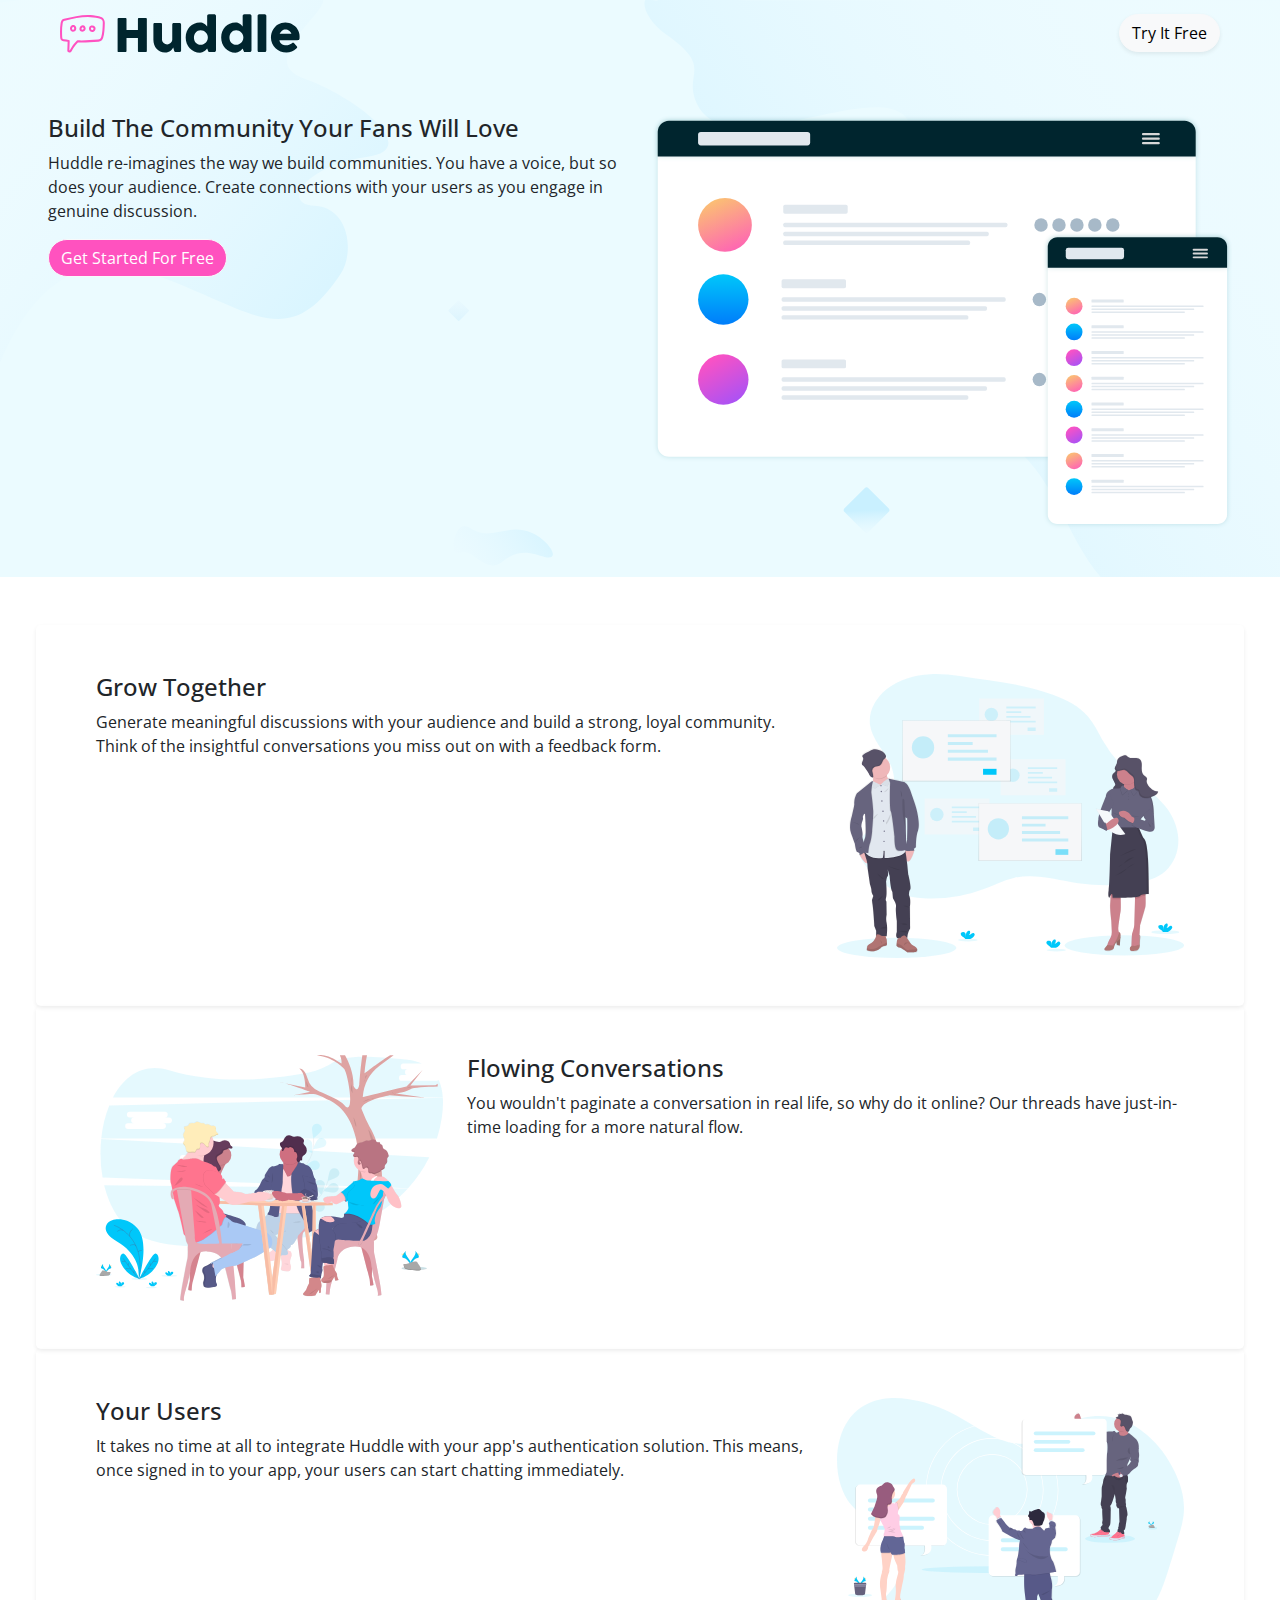
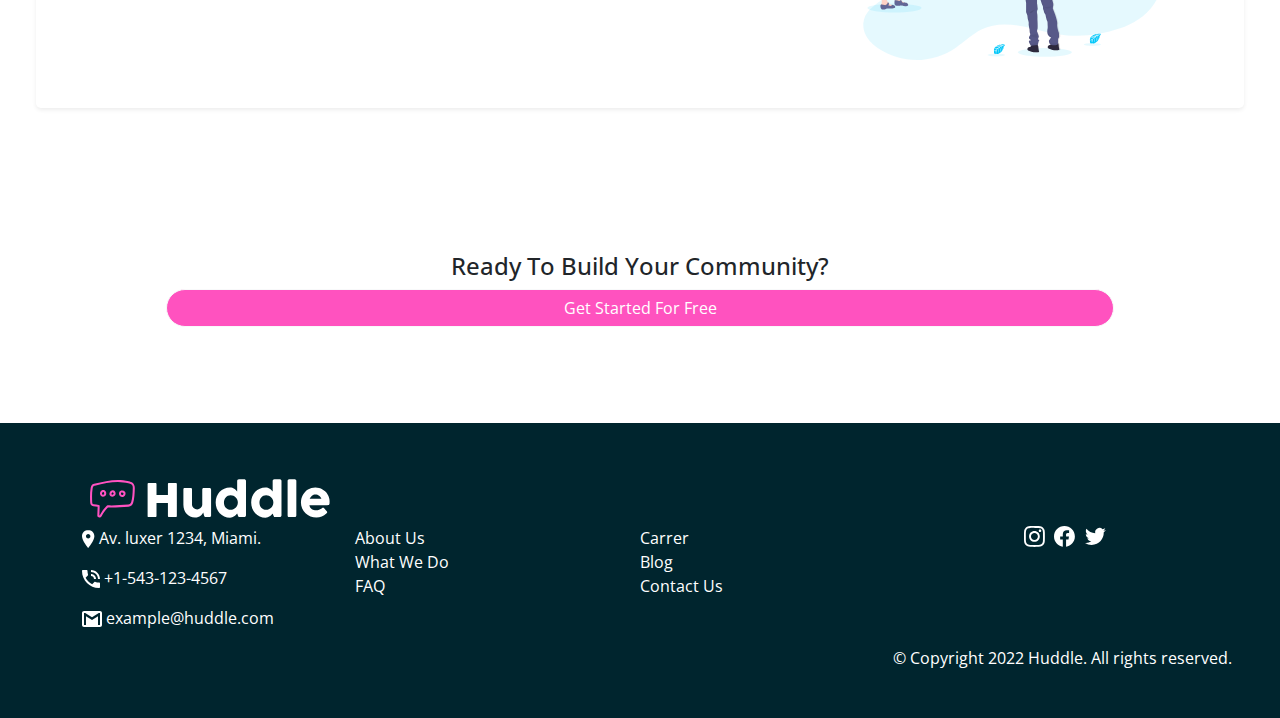
<file: index.html>
<!DOCTYPE html>
<html lang="en">
<head>
  <meta charset="UTF-8">
  <meta name="viewport" content="width=device-width, initial-scale=1.0"> <!-- displays site properly based on user's device -->
  <link rel="icon" type="image/png" sizes="32x32" href="./images/favicon-32x32.png">
  <title>Huddle landing page</title>

  <link rel="preconnect" href="https://fonts.googleapis.com">
  <link rel="preconnect" href="https://fonts.gstatic.com" crossorigin>
  <link href="https://fonts.googleapis.com/css2?family=Poppins:wght@600&display=swap" rel="stylesheet">

  <link rel="preconnect" href="https://fonts.googleapis.com">
  <link rel="preconnect" href="https://fonts.gstatic.com" crossorigin>
  <link href="https://fonts.googleapis.com/css2?family=Open+Sans:wght@400;700&family=Poppins:wght@600&display=swap" rel="stylesheet">

  <link rel="stylesheet" href="reducido.css">
</head>
<body>
  <div style="background-image: url('images/bg-hero-desktop.svg'); background-size: cover; background-color: hsl(193, 100%, 96%);">
  <nav class="navbar navbar-light bg-transparent ps-lg-5 pe-lg-5">
    <div class="container-fluid">
      <a class="navbar-brand" href="#">
        <img src="images/logo1.svg" alt="" class="d-inline-block align-text-top img-fluid">
        <a href="register.html" class="btn btn-light shadow-sm rounded-pill">Try It Free</a>
      </a>
    </div>
  </nav>
  <div class="container-fluid p-lg-5 text-sm-center text-lg-start">
    <div class="row">
      <div class="col-sm-12 col-lg-6">
        <h2>Build The Community Your Fans Will Love</h2>
        <p>Huddle re-imagines the way we build communities. You have a voice, but so does your audience. 
            Create connections with your users as you engage in genuine discussion. 
        </p>
        <a href="register.html" class="btn btn-light rounded-pill" style="background-color: hsl(322, 100%, 66%); color: white;">Get Started For Free</a>
      </div>
      <div class="col-sm-12 col-lg-6">
        <img src="images/illustration-mockups.svg" alt="" class="d-inline-block align-text-top img-fluid">
      </div>
    </div>
  </div>
  </div>
  <div>
    <div class="container-fluid p-lg-5 text-sm-center text-lg-start">
      <div class="row p-5 shadow-sm rounded-3">
        <div class="col-sm-12 col-lg-8 align-middle">
          <h2>Grow Together</h2>
          <p>Generate meaningful discussions with your audience and build a strong, loyal community. 
          Think of the insightful conversations you miss out on with a feedback form.
          </p>  
        </div>
        <div class="col-sm-12 col-lg-4">
          <img src="/images/illustration-grow-together.svg" alt="" class="d-inline-block align-text-top img-fluid">
        </div>
      </div>
      <div class="row p-5 shadow-sm rounded-3">
        <div class="col-sm-12 col-lg-4">
          <img src="/images/illustration-flowing-conversation.svg" alt="" class="d-inline-block align-text-top img-fluid">
        </div>
        <div class="col-sm-12 col-lg-8 align-middle">
          <h2>Flowing Conversations</h2>
          <p>You wouldn't paginate a conversation in real life, so why do it online? Our threads 
            have just-in-time loading for a more natural flow.
          </p>
        </div>
      </div>
      <div class="row p-5 shadow-sm rounded-3">
        <div class="col-sm-12 col-lg-8 align-middle">
          <h2>Your Users</h2>
          <p>It takes no time at all to integrate Huddle with your app's authentication solution. 
            This means, once signed in to your app, your users can start chatting immediately.
          </p>  
        </div>
        <div class="col-sm-12 col-lg-4">
          <img src="/images/illustration-your-users.svg" alt="" class="d-inline-block align-text-top img-fluid" height="150px">
        </div>
      </div>
    </div>
    <div class="container p-lg-5 w-auto text-sm-center text-lg-start">
      <div class="row text-center rounded m-5">
        <h2>Ready To Build Your Community?</h2>
        <a href="register.html" class="btn btn-light rounded-pill" style="background-color: hsl(322, 100%, 66%); color: white;">Get Started For Free</a>
      </div>
    </div>
  </div>

  <footer class="text-white p-lg-5 " style="background-color: hsl(192, 100%, 9%)">
    <div class="container">
      <div class="row" fill="white">
        <div class="col-sm-12 col-lg-3 m-2">
          <svg width="240" height="39" xmlns="http://www.w3.org/2000/svg"><g fill="white"><path d="M27.967.879C20.242.875 12.182 2.615 4.047 4.872c-1.033.208-2.041.884-2.574 1.72C.983 7.38.805 8.171.652 9c-.79 4.428-.694 8.776-.53 13.594.036 1.103.2 2.41.715 3.205.538.803 1.46 1.313 2.561 1.48a95.99 95.99 0 0 0 4.232.525l-.312 8.698c-.048.692.29 1.267.71 1.598.376.286.795.413 1.225.445.86.065 1.869-.303 2.37-1.257 2.195-4.224 3.572-6.089 6.317-8.895 7.158.176 13.407-.222 20.482-.745 2.501-.065 4.218-2.11 4.672-3.743 1.357-4.232 1.568-9.456 1.712-14.737.061-2.093-.665-4.148-1.95-5.234-1.222-.991-2.702-1.35-4.058-1.718C35.031 1.363 31.263.905 27.967.879zm10.29 3.31c1.358.369 2.555.724 3.31 1.337 1.26 1.339 1.218 2.23 1.2 3.675-.142 5.122-.388 10.093-1.544 13.86-.498 1.405-1.366 2.405-3.006 2.556-7.208.533-13.462.945-20.707.739a1.032 1.032 0 0 0-.763.302c-3.044 3.074-4.601 5.21-6.921 9.676-.054.102-.171.164-.315.175-.097-.005-.136-.08-.142-.148l.314-9.432c.019-.509-.401-.995-.907-1.05a95.48 95.48 0 0 1-5.06-.62c-.726-.111-.994-.31-1.193-.606-.346-.825-.338-1.335-.365-2.128-.162-4.775-.242-8.948.491-13.1.068-.614.298-1.242.542-1.767.404-.632 1.023-.725 1.644-.897 7.956-2.197 15.74-3.84 23.068-3.845 3.592.13 7.364.49 10.354 1.273zm-27.479 8.09c-1.096 1.313-.987 3.096-.14 4.29.442.625 1.132 1.128 1.972 1.242 1.091.09 1.783-.352 2.53-.86 1.353-1.176 1.49-3.228.461-4.71-.524-.755-1.362-1.208-2.218-1.24-1.172.012-1.968.535-2.605 1.277zm11.856-1.072c-1.092.035-1.975.791-2.514 1.607-.617.933-.977 2.101-.478 3.246.96 2.203 4.277 2.176 5.6-.063.61-1.032.454-2.205 0-3.056-.452-.85-1.136-1.543-2.131-1.702a2.494 2.494 0 0 0-.477-.032zm9.625.207c-.34-.008-.69.024-1.018.111-1.312.35-2.429 1.704-2.26 3.437.086.872.487 1.722 1.21 2.308.723.585 1.773.847 2.88.62 1.272-.26 2.06-1.285 2.323-2.275.263-.99.197-1.999-.414-2.817a3.47 3.47 0 0 0-2.72-1.384zm-18.965 1.623c.245.002.438.08.637.366.445.642.321 1.615-.128 2.005-.447.39-.726.424-.922.398-.196-.027-.395-.162-.573-.414-.34-.48-.44-1.256.007-1.81.238-.316.675-.513.98-.545zm9.483.223c.038.006.464.253.668.636.204.383.242.739.048 1.066-.577.976-1.804.712-1.99.287-.07-.162-.017-.813.32-1.32.335-.509.757-.7.954-.67zm10.564.748c.062.083.213.64.096 1.082-.118.442-.31.715-.78.811-.602.124-.94 0-1.193-.207-.254-.205-.425-.552-.462-.923-.09-.92.24-1.133.764-1.273.61-.15 1.3.112 1.575.51z" fill="#FF52C1"/><path d="M57.61 4.996c.016-.26.111-.494.287-.701a.875.875 0 0 1 .701-.31h6.826c.23 0 .467.096.712.287a.883.883 0 0 1 .368.724v10.893h11.421V4.996c0-.276.096-.513.287-.712.192-.2.44-.3.747-.3h6.734c.306 0 .574.077.804.23.23.154.345.399.345.736V37.1c0 .337-.1.59-.3.758-.198.169-.459.253-.78.253h-6.803c-.306 0-.555-.084-.747-.253-.191-.168-.287-.42-.287-.758V24.047H66.504V37.1c0 .322-.104.57-.31.747-.207.176-.487.264-.84.264h-6.756c-.643 0-.972-.299-.988-.896V4.996zm62.875 32.725c-.199.168-.41.275-.632.321a3.123 3.123 0 0 1-.631.07h-3.47c-.276 0-.514-.05-.713-.15-.2-.1-.368-.234-.506-.402a2.384 2.384 0 0 1-.344-.575 4.884 4.884 0 0 1-.23-.666l-.712-2.942c-.23.475-.563 1.015-1 1.62a8.495 8.495 0 0 1-1.666 1.7c-.674.53-1.479.974-2.413 1.334-.935.36-2.007.54-3.218.54-1.746 0-3.332-.337-4.757-1.011a10.904 10.904 0 0 1-3.642-2.758c-1.003-1.164-1.781-2.524-2.332-4.08-.552-1.554-.828-3.213-.828-4.974V10.695c0-.582.127-1.022.38-1.321.252-.299.654-.448 1.206-.448h5.308c.66 0 1.111.11 1.356.333.245.222.368.655.368 1.298v14.96c0 .66.15 1.284.448 1.874.299.59.693 1.11 1.184 1.562.49.452 1.045.809 1.666 1.069.62.26 1.252.39 1.896.39.551 0 1.122-.13 1.712-.39a6.361 6.361 0 0 0 1.631-1.046c.498-.436.908-.95 1.23-1.54.322-.59.482-1.214.482-1.872V10.626c0-.26.05-.52.15-.781.1-.26.249-.46.448-.598.199-.122.387-.206.563-.252.176-.046.38-.07.609-.07h5.194c.658 0 1.133.162 1.424.483.291.322.437.751.437 1.287v25.716c0 .29-.065.559-.195.804s-.31.437-.54.574l.137-.068zm26.681-3.172c-.414.414-.87.858-1.367 1.333-.498.475-1.046.92-1.643 1.333a9.3 9.3 0 0 1-1.93 1.023 6.097 6.097 0 0 1-2.23.402c-2.083 0-4.002-.39-5.757-1.172a13.777 13.777 0 0 1-4.527-3.206c-1.264-1.356-2.252-2.953-2.964-4.792-.713-1.838-1.069-3.814-1.069-5.929 0-2.13.356-4.11 1.069-5.94.712-1.83 1.7-3.424 2.964-4.78a13.635 13.635 0 0 1 4.527-3.194c1.755-.774 3.674-1.161 5.757-1.161.843 0 1.613.123 2.31.368a8.51 8.51 0 0 1 1.907.942c.575.383 1.103.816 1.586 1.298.482.483.938.954 1.367 1.414V1.985c0-.49.15-.903.448-1.24.299-.338.747-.506 1.345-.506h5.17c.2 0 .41.042.632.126.222.085.425.203.61.357.183.153.332.337.447.551.115.215.173.452.173.712v34.357c0 1.18-.62 1.77-1.862 1.77h-4.504c-.306 0-.544-.04-.712-.116a1.13 1.13 0 0 1-.426-.333 2.319 2.319 0 0 1-.31-.551 17.13 17.13 0 0 0-.344-.77l-.667-1.793zm-13.214-11.008a8.39 8.39 0 0 0 .471 2.839c.314.88.762 1.643 1.345 2.286a6.384 6.384 0 0 0 2.102 1.528c.82.376 1.728.563 2.724.563.98 0 1.903-.176 2.769-.528a7.058 7.058 0 0 0 2.263-1.46 7.256 7.256 0 0 0 1.552-2.194c.39-.843.609-1.747.655-2.712v-.322a7.26 7.26 0 0 0-.552-2.803 7.427 7.427 0 0 0-1.528-2.344 7.242 7.242 0 0 0-2.298-1.597 6.977 6.977 0 0 0-2.861-.586c-.996 0-1.904.195-2.724.586-.82.39-1.52.923-2.102 1.597a7.236 7.236 0 0 0-1.345 2.344 8.35 8.35 0 0 0-.47 2.803zm48.72 11.008c-.414.414-.87.858-1.368 1.333-.498.475-1.046.92-1.643 1.333a9.3 9.3 0 0 1-1.93 1.023 6.097 6.097 0 0 1-2.23.402c-2.083 0-4.002-.39-5.756-1.172a13.777 13.777 0 0 1-4.528-3.206c-1.263-1.356-2.252-2.953-2.964-4.792-.712-1.838-1.069-3.814-1.069-5.929 0-2.13.357-4.11 1.069-5.94s1.7-3.424 2.964-4.78a13.635 13.635 0 0 1 4.528-3.194c1.754-.774 3.673-1.161 5.756-1.161.843 0 1.613.123 2.31.368a8.51 8.51 0 0 1 1.907.942c.575.383 1.103.816 1.586 1.298.483.483.938.954 1.367 1.414V1.985c0-.49.15-.903.448-1.24.3-.338.747-.506 1.345-.506h5.17c.2 0 .41.042.632.126.223.085.426.203.61.357.183.153.333.337.448.551.114.215.172.452.172.712v34.357c0 1.18-.62 1.77-1.862 1.77h-4.504c-.306 0-.544-.04-.712-.116a1.13 1.13 0 0 1-.425-.333 2.319 2.319 0 0 1-.31-.551 17.13 17.13 0 0 0-.345-.77l-.667-1.793zm-13.215-11.008a8.39 8.39 0 0 0 .471 2.839c.315.88.763 1.643 1.345 2.286a6.384 6.384 0 0 0 2.103 1.528c.82.376 1.727.563 2.723.563.98 0 1.903-.176 2.769-.528a7.058 7.058 0 0 0 2.264-1.46 7.256 7.256 0 0 0 1.55-2.194c.391-.843.61-1.747.656-2.712v-.322a7.26 7.26 0 0 0-.552-2.803 7.427 7.427 0 0 0-1.528-2.344 7.242 7.242 0 0 0-2.298-1.597 6.977 6.977 0 0 0-2.861-.586c-.996 0-1.904.195-2.723.586-.82.39-1.521.923-2.103 1.597a7.236 7.236 0 0 0-1.345 2.344 8.35 8.35 0 0 0-.47 2.803zM197.61 2.008c0-.49.122-.903.367-1.24.246-.338.667-.506 1.264-.506h5.63c.154 0 .315.042.483.126a1.7 1.7 0 0 1 .471.357c.146.153.268.337.368.551.1.215.15.452.15.712v34.334c0 .582-.165 1.022-.495 1.321-.329.299-.754.448-1.275.448h-5.332c-.597 0-1.018-.15-1.264-.448-.245-.299-.367-.74-.367-1.321V2.008zm38.7 32.61a15.31 15.31 0 0 1-4.55 2.907 13.87 13.87 0 0 1-5.355 1.046c-2.1 0-4.083-.383-5.952-1.15a15.494 15.494 0 0 1-4.918-3.182 15.273 15.273 0 0 1-3.355-4.792c-.828-1.838-1.241-3.837-1.241-5.998 0-1.348.164-2.654.494-3.918a15.45 15.45 0 0 1 1.402-3.55 15.055 15.055 0 0 1 2.206-3.045 13.957 13.957 0 0 1 2.907-2.379 14.327 14.327 0 0 1 3.493-1.54 14.084 14.084 0 0 1 3.975-.551c1.272 0 2.505.169 3.7.506 1.195.337 2.318.812 3.367 1.424 1.05.613 2.01 1.349 2.884 2.207a14.896 14.896 0 0 1 2.252 2.815 13.58 13.58 0 0 1 1.46 3.263c.344 1.157.517 2.348.517 3.573 0 .797-.012 1.448-.035 1.954-.023.505-.142.908-.356 1.206-.215.3-.57.506-1.069.62-.498.116-1.23.173-2.194.173h-16.546c.153.98.463 1.8.93 2.46a5.842 5.842 0 0 0 1.62 1.573c.613.391 1.264.67 1.954.84a8.24 8.24 0 0 0 1.953.252c.552 0 1.118-.058 1.7-.172a12.179 12.179 0 0 0 1.69-.46 9.557 9.557 0 0 0 1.493-.667c.452-.252.816-.517 1.092-.792.245-.2.456-.349.632-.449.176-.1.364-.149.563-.149.2 0 .402.07.61.207a4.8 4.8 0 0 1 .7.597l2.436 2.758c.168.2.276.38.322.54.046.161.069.326.069.494 0 .307-.085.571-.253.793a2.89 2.89 0 0 1-.598.586zm-11.054-19.143c-.598 0-1.176.119-1.735.356a6.547 6.547 0 0 0-1.575.954c-.49.398-.93.85-1.321 1.356a8.315 8.315 0 0 0-.954 1.54h11.743a13.536 13.536 0 0 0-1.045-1.655 7.081 7.081 0 0 0-1.287-1.333 5.558 5.558 0 0 0-1.655-.896c-.62-.215-1.344-.322-2.171-.322z" fill="white"/></g></svg>
        </div>
      </div>
      <div class="row">
        <div class="col-sm-12 col-lg-3">
          <div class="row">
            <p><svg width="13" height="18" xmlns="http://www.w3.org/2000/svg"><path d="M6.188 0C2.74 0 0 2.79 0 6.3 0 10.98 6.188 18 6.188 18s6.187-7.02 6.187-11.7c0-3.51-2.74-6.3-6.188-6.3zm0 8.55c-1.238 0-2.21-.99-2.21-2.25s.972-2.25 2.21-2.25c1.237 0 2.21.99 2.21 2.25s-.973 2.25-2.21 2.25z" fill="#FFF" fill-rule="evenodd"/></svg>
              Av. luxer 1234, Miami.
            </p> 
          </div>
          <div class="row">
            <p><svg width="18" height="18" xmlns="http://www.w3.org/2000/svg"><path d="M17 12.5c-1.2 0-2.4-.2-3.6-.6-.3-.1-.7 0-1 .2l-2.2 2.2c-2.8-1.4-5.1-3.8-6.6-6.6l2.2-2.2c.3-.3.4-.7.2-1-.3-1.1-.5-2.3-.5-3.5 0-.6-.4-1-1-1H1C.4 0 0 .4 0 1c0 9.4 7.6 17 17 17 .6 0 1-.4 1-1v-3.5c0-.6-.4-1-1-1zM16 9h2c0-5-4-9-9-9v2c3.9 0 7 3.1 7 7zm-4 0h2c0-2.8-2.2-5-5-5v2c1.7 0 3 1.3 3 3z" fill="#FFF" fill-rule="evenodd"/></svg>
              +1-543-123-4567</p>
          </div>
          <div class="row">
            <p><svg width="20" height="16" xmlns="http://www.w3.org/2000/svg"><path d="M18 0H2C.9 0 0 .9 0 2v12c0 1.1.9 2 2 2h16c1.1 0 2-.9 2-2V2c0-1.1-.9-2-2-2zm0 14h-2V5.2L10 9 4 5.2V14H2V2h1.2L10 6.2 16.8 2H18v12z" fill="#FFF" fill-rule="evenodd"/></svg>
              example@huddle.com
            </p>
          </div>
        </div>
        <div class="col-sm-12 col-lg-3">
          <div class="row">
            About Us
          </div>
          <div class="row">
            What We Do
          </div>
          <div class="row">
            FAQ
          </div>
        </div>
        <div class="col-sm-12 col-lg-3">
          <div class="row">
            Carrer
          </div>
          <div class="row">
            Blog
          </div>
          <div class="row">
            Contact Us
          </div>
        </div>
        <div class="col-sm-12 col-lg-3 text-sm-center">
          <svg role="img" class="img-fluid" viewBox="0 0 30 30" width="10%" fill="#fff" xmlns="http://www.w3.org/2000/svg"><title>Instagram</title><path d="M12 0C8.74 0 8.333.015 7.053.072 5.775.132 4.905.333 4.14.63c-.789.306-1.459.717-2.126 1.384S.935 3.35.63 4.14C.333 4.905.131 5.775.072 7.053.012 8.333 0 8.74 0 12s.015 3.667.072 4.947c.06 1.277.261 2.148.558 2.913.306.788.717 1.459 1.384 2.126.667.666 1.336 1.079 2.126 1.384.766.296 1.636.499 2.913.558C8.333 23.988 8.74 24 12 24s3.667-.015 4.947-.072c1.277-.06 2.148-.262 2.913-.558.788-.306 1.459-.718 2.126-1.384.666-.667 1.079-1.335 1.384-2.126.296-.765.499-1.636.558-2.913.06-1.28.072-1.687.072-4.947s-.015-3.667-.072-4.947c-.06-1.277-.262-2.149-.558-2.913-.306-.789-.718-1.459-1.384-2.126C21.319 1.347 20.651.935 19.86.63c-.765-.297-1.636-.499-2.913-.558C15.667.012 15.26 0 12 0zm0 2.16c3.203 0 3.585.016 4.85.071 1.17.055 1.805.249 2.227.415.562.217.96.477 1.382.896.419.42.679.819.896 1.381.164.422.36 1.057.413 2.227.057 1.266.07 1.646.07 4.85s-.015 3.585-.074 4.85c-.061 1.17-.256 1.805-.421 2.227-.224.562-.479.96-.899 1.382-.419.419-.824.679-1.38.896-.42.164-1.065.36-2.235.413-1.274.057-1.649.07-4.859.07-3.211 0-3.586-.015-4.859-.074-1.171-.061-1.816-.256-2.236-.421-.569-.224-.96-.479-1.379-.899-.421-.419-.69-.824-.9-1.38-.165-.42-.359-1.065-.42-2.235-.045-1.26-.061-1.649-.061-4.844 0-3.196.016-3.586.061-4.861.061-1.17.255-1.814.42-2.234.21-.57.479-.96.9-1.381.419-.419.81-.689 1.379-.898.42-.166 1.051-.361 2.221-.421 1.275-.045 1.65-.06 4.859-.06l.045.03zm0 3.678c-3.405 0-6.162 2.76-6.162 6.162 0 3.405 2.76 6.162 6.162 6.162 3.405 0 6.162-2.76 6.162-6.162 0-3.405-2.76-6.162-6.162-6.162zM12 16c-2.21 0-4-1.79-4-4s1.79-4 4-4 4 1.79 4 4-1.79 4-4 4zm7.846-10.405c0 .795-.646 1.44-1.44 1.44-.795 0-1.44-.646-1.44-1.44 0-.794.646-1.439 1.44-1.439.793-.001 1.44.645 1.44 1.439z"/></svg>
          <svg role="img" class="img-fluid" viewBox="0 0 30 30" width="10%" fill="#fff" xmlns="http://www.w3.org/2000/svg"><title>Facebook</title><path d="M24 12.073c0-6.627-5.373-12-12-12s-12 5.373-12 12c0 5.99 4.388 10.954 10.125 11.854v-8.385H7.078v-3.47h3.047V9.43c0-3.007 1.792-4.669 4.533-4.669 1.312 0 2.686.235 2.686.235v2.953H15.83c-1.491 0-1.956.925-1.956 1.874v2.25h3.328l-.532 3.47h-2.796v8.385C19.612 23.027 24 18.062 24 12.073z"/></svg>
          <svg role="img" class="img-fluid" viewBox="0 0 30 30" width="10%" fill="#fff" xmlns="http://www.w3.org/2000/svg"><title>Twitter</title><path d="M23.953 4.57a10 10 0 01-2.825.775 4.958 4.958 0 002.163-2.723c-.951.555-2.005.959-3.127 1.184a4.92 4.92 0 00-8.384 4.482C7.69 8.095 4.067 6.13 1.64 3.162a4.822 4.822 0 00-.666 2.475c0 1.71.87 3.213 2.188 4.096a4.904 4.904 0 01-2.228-.616v.06a4.923 4.923 0 003.946 4.827 4.996 4.996 0 01-2.212.085 4.936 4.936 0 004.604 3.417 9.867 9.867 0 01-6.102 2.105c-.39 0-.779-.023-1.17-.067a13.995 13.995 0 007.557 2.209c9.053 0 13.998-7.496 13.998-13.985 0-.21 0-.42-.015-.63A9.935 9.935 0 0024 4.59z"/></svg>    
        </div>
      </div>
    </div>
    <div class="text-sm-center text-lg-end">
      &copy; Copyright 2022 Huddle. All rights reserved.
    </div>
    
  </footer>
</body>
</html>
</file>
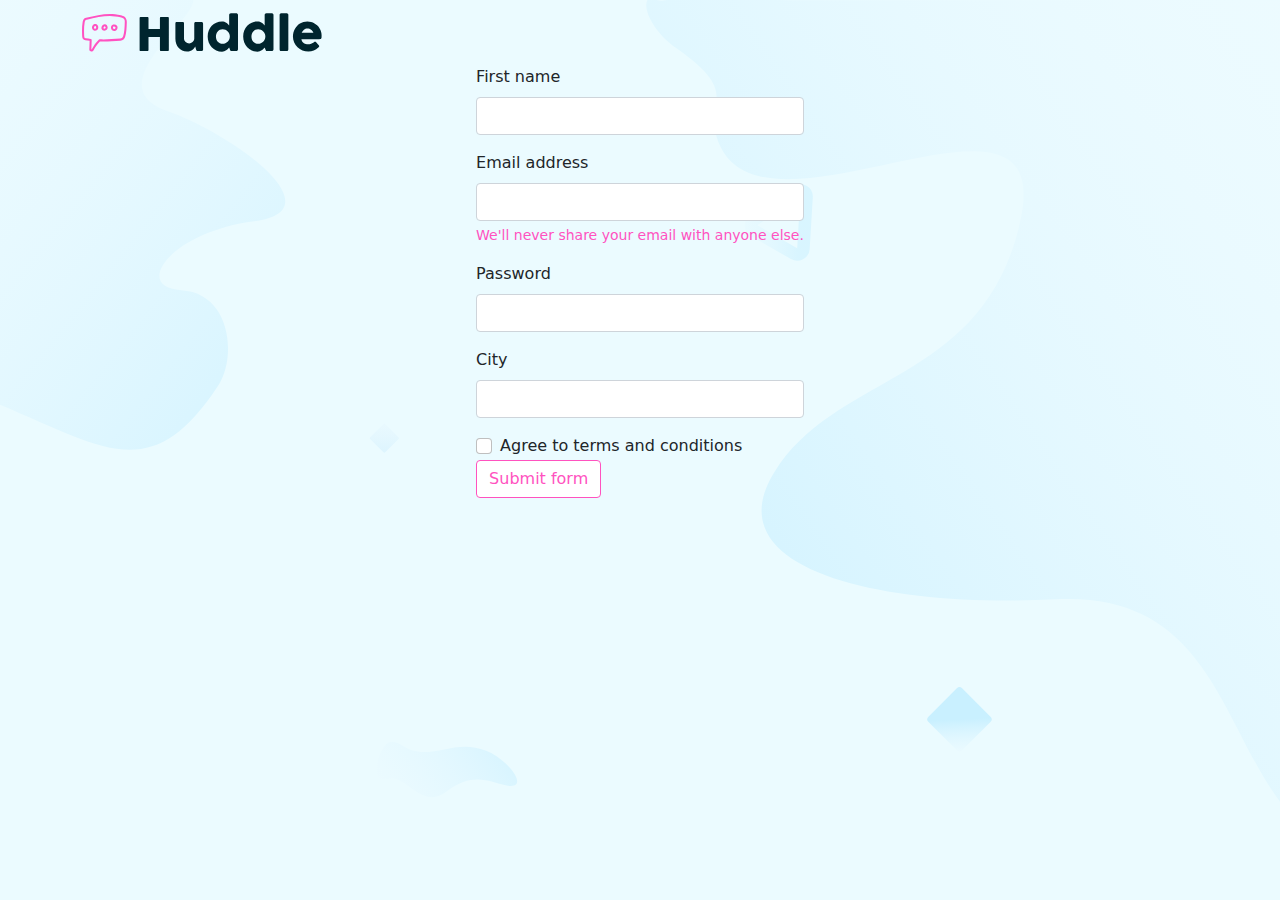
<file: register.html>
<!DOCTYPE html>
<html lang="en">
<head>
    <meta charset="UTF-8">
    <meta http-equiv="X-UA-Compatible" content="IE=edge">
    <meta name="viewport" content="width=device-width, initial-scale=1.0">
    <title>Huddle Register</title>

    <link rel="preconnect" href="https://fonts.googleapis.com">
    <link rel="preconnect" href="https://fonts.gstatic.com" crossorigin>
    <link href="https://fonts.googleapis.com/css2?family=Poppins:wght@600&display=swap" rel="stylesheet">
  
    <link rel="preconnect" href="https://fonts.googleapis.com">
    <link rel="preconnect" href="https://fonts.gstatic.com" crossorigin>
    <link href="https://fonts.googleapis.com/css2?family=Open+Sans:wght@400;700&family=Poppins:wght@600&display=swap" rel="stylesheet">

    <link rel="stylesheet" href="reducidoregister.css">
</head>
<body style="background-image: url('images/bg-hero-desktop.svg'); height: 100vh; background-size: cover; background-position: top; background-color: hsl(193, 100%, 96%)" >
    <nav class="navbar navbar-transparent bg-transparent">
        <div class="container">
          <a class="navbar-brand" href="index.html">
            <img src="/images/logo1.svg"  class="img-fluid" alt="Home" >
          </a>
        </div>
    </nav>
    <div class="container d-grid justify-content-center align-items-lg-center">
        <div class="row">
            <div class="col-12">
                <form>
                    <div class="mb-3">
                        <label for="validationDefault01" class="form-label">First name</label>
                        <input type="text" class="form-control" id="validationDefault01" required>
                    </div>
                    <div class="mb-3">
                      <label for="exampleInputEmail1" class="form-label">Email address</label>
                      <input type="email" class="form-control" id="exampleInputEmail1" aria-describedby="emailHelp" required>
                      <div id="emailHelp" class="form-text" style="color: hsl(322, 100%, 66%)">We'll never share your email with anyone else.</div>
                    </div>
                    <div class="mb-3">
                      <label for="exampleInputPassword1" class="form-label">Password</label>
                      <input type="password" class="form-control" id="exampleInputPassword1" required>
                    </div>
                    <div class="mb-3">
                        <label for="validationDefault03" class="form-label">City</label>
                        <input type="text" class="form-control" id="validationDefault03" required>
                    </div>
                    <div class="form-check">
                        <input class="form-check-input" type="checkbox" value="" id="invalidCheck2" required>
                        <label class="form-check-label" for="invalidCheck2">
                          Agree to terms and conditions
                        </label>
                    </div>
                    <div class="col-12">
                        <button class="btn btn-primary" style= "background-color: white; color: hsl(322, 100%, 66%);border-color: hsl(322, 100%, 66%);" type="submit">Submit form</button>
                    </div>
                  </form>
            </div>
        </div>

    </div>
    
    <script src="https://cdn.jsdelivr.net/npm/bootstrap@5.1.3/dist/js/bootstrap.bundle.min.js" integrity="sha384-ka7Sk0Gln4gmtz2MlQnikT1wXgYsOg+OMhuP+IlRH9sENBO0LRn5q+8nbTov4+1p" crossorigin="anonymous"></script>   
</body>
</html>
</file>
<file: reducido.css>
/*!
 * Bootstrap v5.1.3 (https://getbootstrap.com/)
 * Copyright 2011-2021 The Bootstrap Authors
 * Copyright 2011-2021 Twitter, Inc.
 * Licensed under MIT (https://github.com/twbs/bootstrap/blob/main/LICENSE)
 */
:root {
  --bs-blue: #0d6efd;
  --bs-indigo: #6610f2;
  --bs-purple: #6f42c1;
  --bs-pink: #d63384;
  --bs-red: #dc3545;
  --bs-orange: #fd7e14;
  --bs-yellow: #ffc107;
  --bs-green: #198754;
  --bs-teal: #20c997;
  --bs-cyan: #0dcaf0;
  --bs-white: #fff;
  --bs-gray: #6c757d;
  --bs-gray-dark: #343a40;
  --bs-gray-100: #f8f9fa;
  --bs-gray-200: #e9ecef;
  --bs-gray-300: #dee2e6;
  --bs-gray-400: #ced4da;
  --bs-gray-500: #adb5bd;
  --bs-gray-600: #6c757d;
  --bs-gray-700: #495057;
  --bs-gray-800: #343a40;
  --bs-gray-900: #212529;
  --bs-primary: #0d6efd;
  --bs-secondary: #6c757d;
  --bs-success: #198754;
  --bs-info: #0dcaf0;
  --bs-warning: #ffc107;
  --bs-danger: #dc3545;
  --bs-light: #f8f9fa;
  --bs-dark: #212529;
  --bs-primary-rgb: 13, 110, 253;
  --bs-secondary-rgb: 108, 117, 125;
  --bs-success-rgb: 25, 135, 84;
  --bs-info-rgb: 13, 202, 240;
  --bs-warning-rgb: 255, 193, 7;
  --bs-danger-rgb: 220, 53, 69;
  --bs-light-rgb: 248, 249, 250;
  --bs-dark-rgb: 33, 37, 41;
  --bs-white-rgb: 255, 255, 255;
  --bs-black-rgb: 0, 0, 0;
  --bs-body-color-rgb: 33, 37, 41;
  --bs-body-bg-rgb: 255, 255, 255;
  --bs-font-sans-serif: "Open Sans", sans-serif;
  --bs-font-monospace: SFMono-Regular, Menlo, Monaco, Consolas, "Liberation Mono", "Courier New", monospace;
  --bs-gradient: linear-gradient(180deg, rgba(255, 255, 255, 0.15), rgba(255, 255, 255, 0));
  --bs-body-font-family: var(--bs-font-sans-serif);
  --bs-body-font-size: 1rem;
  --bs-body-font-weight: 400;
  --bs-body-line-height: 1.5;
  --bs-body-color: #212529;
  --bs-body-bg: #fff;
}

*,
*::before,
*::after {
  -webkit-box-sizing: border-box;
          box-sizing: border-box;
}

@media (prefers-reduced-motion: no-preference) {
  :root {
    scroll-behavior: smooth;
  }
}

body {
  margin: 0;
  font-family: var(--bs-body-font-family);
  font-size: var(--bs-body-font-size);
  font-weight: var(--bs-body-font-weight);
  line-height: var(--bs-body-line-height);
  color: var(--bs-body-color);
  text-align: var(--bs-body-text-align);
  background-color: var(--bs-body-bg);
  -webkit-text-size-adjust: 100%;
  -webkit-tap-highlight-color: rgba(0, 0, 0, 0);
}

 h2, .h2 {
  margin-top: 0;
  margin-bottom: 0.5rem;
  font-weight: 500;
  line-height: 1.2;
}

h2, .h2 {
  font-size: Poppins sans-serif;
}

p {
  margin-top: 0;
  margin-bottom: 1rem;
}


strong {
  font-weight: bolder;
}

a {
  color: #0d6efd;
  text-decoration: underline;
}

a:hover {
  color: #0a58ca;
}

a:not([href]):not([class]), a:not([href]):not([class]):hover {
  color: inherit;
  text-decoration: none;
}

img,
svg {
  vertical-align: middle;
}

::-moz-focus-inner {
  padding: 0;
  border-style: none;
}

::-webkit-datetime-edit-fields-wrapper,
::-webkit-datetime-edit-text,
::-webkit-datetime-edit-minute,
::-webkit-datetime-edit-hour-field,
::-webkit-datetime-edit-day-field,
::-webkit-datetime-edit-month-field,
::-webkit-datetime-edit-year-field {
  padding: 0;
}

::-webkit-inner-spin-button {
  height: auto;
}

/* rtl:raw:
[type="tel"],
[type="url"],
[type="email"],
[type="number"] {
  direction: ltr;
}
*/
::-webkit-search-decoration {
  -webkit-appearance: none;
}

::-webkit-color-swatch-wrapper {
  padding: 0;
}

::file-selector-button {
  font: inherit;
}

::-webkit-file-upload-button {
  font: inherit;
  -webkit-appearance: button;
}

.img-fluid {
  max-width: 100%;
  height: auto;
}

.container,
.container-fluid {
  width: 100%;
  padding-right: var(--bs-gutter-x, 0.75rem);
  padding-left: var(--bs-gutter-x, 0.75rem);
  margin-right: auto;
  margin-left: auto;
}

@media (min-width: 576px) {
  .container {
    max-width: 540px;
  }
}

@media (min-width: 768px) {
  .container {
    max-width: 720px;
  }
}

@media (min-width: 992px) {
  .container {
    max-width: 960px;
  }
}

@media (min-width: 1200px) {
  .container {
    max-width: 1140px;
  }
}

@media (min-width: 1400px) {
  .container {
    max-width: 1320px;
  }
}

.row {
  --bs-gutter-x: 1.5rem;
  --bs-gutter-y: 0;
  display: -webkit-box;
  display: -ms-flexbox;
  display: flex;
  -ms-flex-wrap: wrap;
      flex-wrap: wrap;
  margin-top: calc(-1 * var(--bs-gutter-y));
  margin-right: calc(-.5 * var(--bs-gutter-x));
  margin-left: calc(-.5 * var(--bs-gutter-x));
}

.row > * {
  -ms-flex-negative: 0;
      flex-shrink: 0;
  width: 100%;
  max-width: 100%;
  padding-right: calc(var(--bs-gutter-x) * .5);
  padding-left: calc(var(--bs-gutter-x) * .5);
  margin-top: var(--bs-gutter-y);
}

@media (min-width: 576px) {
  .col-sm-12 {
    -webkit-box-flex: 0;
        -ms-flex: 0 0 auto;
            flex: 0 0 auto;
    width: 100%;
  }
}

@media (min-width: 992px) {
  .col-lg-3 {
    -webkit-box-flex: 0;
        -ms-flex: 0 0 auto;
            flex: 0 0 auto;
    width: 25%;
  }
  .col-lg-4 {
    -webkit-box-flex: 0;
        -ms-flex: 0 0 auto;
            flex: 0 0 auto;
    width: 33.33333%;
  }
  .col-lg-6 {
    -webkit-box-flex: 0;
        -ms-flex: 0 0 auto;
            flex: 0 0 auto;
    width: 50%;
  }
  .col-lg-8 {
    -webkit-box-flex: 0;
        -ms-flex: 0 0 auto;
            flex: 0 0 auto;
    width: 66.66667%;
  }
}

.btn {
  display: inline-block;
  font-weight: 400;
  line-height: 1.5;
  color: #212529;
  text-align: center;
  text-decoration: none;
  vertical-align: middle;
  cursor: pointer;
  -webkit-user-select: none;
     -moz-user-select: none;
      -ms-user-select: none;
          user-select: none;
  background-color: transparent;
  border: 1px solid transparent;
  padding: 0.375rem 0.75rem;
  font-size: 1rem;
  border-radius: 0.25rem;
  -webkit-transition: color 0.15s ease-in-out, background-color 0.15s ease-in-out, border-color 0.15s ease-in-out, -webkit-box-shadow 0.15s ease-in-out;
  transition: color 0.15s ease-in-out, background-color 0.15s ease-in-out, border-color 0.15s ease-in-out, -webkit-box-shadow 0.15s ease-in-out;
  transition: color 0.15s ease-in-out, background-color 0.15s ease-in-out, border-color 0.15s ease-in-out, box-shadow 0.15s ease-in-out;
  transition: color 0.15s ease-in-out, background-color 0.15s ease-in-out, border-color 0.15s ease-in-out, box-shadow 0.15s ease-in-out, -webkit-box-shadow 0.15s ease-in-out;
}

@media (prefers-reduced-motion: reduce) {
  .btn {
    -webkit-transition: none;
    transition: none;
  }
}

.btn:hover {
  color: #212529;
}

 .btn:focus {
  outline: 0;
  -webkit-box-shadow: 0 0 0 0.25rem rgba(13, 110, 253, 0.25);
          box-shadow: 0 0 0 0.25rem rgba(13, 110, 253, 0.25);
}

.btn:disabled {
  pointer-events: none;
  opacity: 0.65;
}

.btn-light {
  color: #000;
  background-color: #f8f9fa;
  border-color: #f8f9fa;
}

.btn-light:hover {
  color: #000;
  background-color: #f9fafb;
  border-color: #f9fafb;
}

 .btn-light:focus {
  color: #000;
  background-color: #f9fafb;
  border-color: #f9fafb;
  -webkit-box-shadow: 0 0 0 0.25rem rgba(211, 212, 213, 0.5);
          box-shadow: 0 0 0 0.25rem rgba(211, 212, 213, 0.5);
}

 .btn-light:active {
  color: #000;
  background-color: #f9fafb;
  border-color: #f9fafb;
}

 .btn-light:active:focus {
  -webkit-box-shadow: 0 0 0 0.25rem rgba(211, 212, 213, 0.5);
          box-shadow: 0 0 0 0.25rem rgba(211, 212, 213, 0.5);
}

.btn-light:disabled {
  color: #000;
  background-color: #f8f9fa;
  border-color: #f8f9fa;
}

.nav {
  display: -webkit-box;
  display: -ms-flexbox;
  display: flex;
  -ms-flex-wrap: wrap;
      flex-wrap: wrap;
  padding-left: 0;
  margin-bottom: 0;
  list-style: none;
}

.navbar {
  position: relative;
  display: -webkit-box;
  display: -ms-flexbox;
  display: flex;
  -ms-flex-wrap: wrap;
      flex-wrap: wrap;
  -webkit-box-align: center;
      -ms-flex-align: center;
          align-items: center;
  -webkit-box-pack: justify;
      -ms-flex-pack: justify;
          justify-content: space-between;
  padding-top: 0.5rem;
  padding-bottom: 0.5rem;
}

.navbar > .container,
.navbar > .container-fluid {
  display: -webkit-box;
  display: -ms-flexbox;
  display: flex;
  -ms-flex-wrap: inherit;
      flex-wrap: inherit;
  -webkit-box-align: center;
      -ms-flex-align: center;
          align-items: center;
  -webkit-box-pack: justify;
      -ms-flex-pack: justify;
          justify-content: space-between;
}

.navbar-brand {
  padding-top: 0.3125rem;
  padding-bottom: 0.3125rem;
  margin-right: 1rem;
  font-size: 1.25rem;
  text-decoration: none;
  white-space: nowrap;
}

.navbar-light .navbar-brand {
  color: rgba(0, 0, 0, 0.9);
}

.navbar-light .navbar-brand:hover, .navbar-light .navbar-brand:focus {
  color: rgba(0, 0, 0, 0.9);
}

@-webkit-keyframes progress-bar-stripes {
  0% {
    background-position-x: 1rem;
  }
}

@keyframes progress-bar-stripes {
  0% {
    background-position-x: 1rem;
  }
}

/* rtl:begin:ignore */

/* rtl:end:ignore */

/* rtl:options: {
  "autoRename": true,
  "stringMap":[ {
    "name"    : "prev-next",
    "search"  : "prev",
    "replace" : "next"
  } ]
} */

@-webkit-keyframes spinner-border {
  to {
    -webkit-transform: rotate(360deg) /* rtl:ignore */;
            transform: rotate(360deg) /* rtl:ignore */;
  }
}

@keyframes spinner-border {
  to {
    -webkit-transform: rotate(360deg) /* rtl:ignore */;
            transform: rotate(360deg) /* rtl:ignore */;
  }
}

@-webkit-keyframes spinner-grow {
  0% {
    -webkit-transform: scale(0);
            transform: scale(0);
  }
  50% {
    opacity: 1;
    -webkit-transform: none;
            transform: none;
  }
}

@keyframes spinner-grow {
  0% {
    -webkit-transform: scale(0);
            transform: scale(0);
  }
  50% {
    opacity: 1;
    -webkit-transform: none;
            transform: none;
  }
}

@-webkit-keyframes placeholder-glow {
  50% {
    opacity: 0.2;
  }
}

@keyframes placeholder-glow {
  50% {
    opacity: 0.2;
  }
}

@-webkit-keyframes placeholder-wave {
  100% {
    -webkit-mask-position: -200% 0%;
            mask-position: -200% 0%;
  }
}

@keyframes placeholder-wave {
  100% {
    -webkit-mask-position: -200% 0%;
            mask-position: -200% 0%;
  }
}

.stretched-link::after {
  position: absolute;
  top: 0;
  right: 0;
  bottom: 0;
  left: 0;
  z-index: 1;
  content: "";
}

.align-middle {
  vertical-align: middle !important;
}

.align-text-top {
  vertical-align: text-top !important;
}

.d-inline-block {
  display: inline-block !important;
}

.shadow-sm {
  -webkit-box-shadow: 0 0.125rem 0.25rem rgba(0, 0, 0, 0.075) !important;
          box-shadow: 0 0.125rem 0.25rem rgba(0, 0, 0, 0.075) !important;
}

.w-auto {
  width: auto !important;
}

.m-2 {
  margin: 0.5rem !important;
}

.m-5 {
  margin: 3rem !important;
}

.p-5 {
  padding: 3rem !important;
}

.text-center {
  text-align: center !important;
}

/* rtl:begin:remove */

/* rtl:end:remove */

.text-white {
  --bs-text-opacity: 1;
  color: rgba(var(--bs-white-rgb), var(--bs-text-opacity)) !important;
}

.bg-transparent {
  --bs-bg-opacity: 1;
  background-color: transparent !important;
}

.rounded {
  border-radius: 0.25rem !important;
}

.rounded-3 {
  border-radius: 0.3rem !important;
}

.rounded-pill {
  border-radius: 50rem !important;
}

@media (min-width: 576px) {
  .text-sm-center {
    text-align: center !important;
  }
}

@media (min-width: 992px) {
  .p-lg-5 {
    padding: 3rem !important;
  }
  .pe-lg-5 {
    padding-right: 3rem !important;
  }
  .ps-lg-5 {
    padding-left: 3rem !important;
  }
  .text-lg-start {
    text-align: left !important;
  }
  .text-lg-end {
    text-align: right !important;
  }
}
/*# sourceMappingURL=custom.css.map */
</file>
<file: reducidoregister.css>
/*!
 * Bootstrap v5.1.3 (https://getbootstrap.com/)
 * Copyright 2011-2021 The Bootstrap Authors
 * Copyright 2011-2021 Twitter, Inc.
 * Licensed under MIT (https://github.com/twbs/bootstrap/blob/main/LICENSE)
 */
:root {
  --bs-blue: #0d6efd;
  --bs-indigo: #6610f2;
  --bs-purple: #6f42c1;
  --bs-pink: #d63384;
  --bs-red: #dc3545;
  --bs-orange: #fd7e14;
  --bs-yellow: #ffc107;
  --bs-green: #198754;
  --bs-teal: #20c997;
  --bs-cyan: #0dcaf0;
  --bs-white: #fff;
  --bs-gray: #6c757d;
  --bs-gray-dark: #343a40;
  --bs-gray-100: #f8f9fa;
  --bs-gray-200: #e9ecef;
  --bs-gray-300: #dee2e6;
  --bs-gray-400: #ced4da;
  --bs-gray-500: #adb5bd;
  --bs-gray-600: #6c757d;
  --bs-gray-700: #495057;
  --bs-gray-800: #343a40;
  --bs-gray-900: #212529;
  --bs-primary: #0d6efd;
  --bs-secondary: #6c757d;
  --bs-success: #198754;
  --bs-info: #0dcaf0;
  --bs-warning: #ffc107;
  --bs-danger: #dc3545;
  --bs-light: #f8f9fa;
  --bs-dark: #212529;
  --bs-primary-rgb: 13, 110, 253;
  --bs-secondary-rgb: 108, 117, 125;
  --bs-success-rgb: 25, 135, 84;
  --bs-info-rgb: 13, 202, 240;
  --bs-warning-rgb: 255, 193, 7;
  --bs-danger-rgb: 220, 53, 69;
  --bs-light-rgb: 248, 249, 250;
  --bs-dark-rgb: 33, 37, 41;
  --bs-white-rgb: 255, 255, 255;
  --bs-black-rgb: 0, 0, 0;
  --bs-body-color-rgb: 33, 37, 41;
  --bs-body-bg-rgb: 255, 255, 255;
  --bs-font-sans-serif: system-ui, -apple-system, "Segoe UI", Roboto, "Helvetica Neue", Arial, "Noto Sans", "Liberation Sans", sans-serif, "Apple Color Emoji", "Segoe UI Emoji", "Segoe UI Symbol", "Noto Color Emoji";
  --bs-font-monospace: SFMono-Regular, Menlo, Monaco, Consolas, "Liberation Mono", "Courier New", monospace;
  --bs-gradient: linear-gradient(180deg, rgba(255, 255, 255, 0.15), rgba(255, 255, 255, 0));
  --bs-body-font-family: var(--bs-font-sans-serif);
  --bs-body-font-size: 1rem;
  --bs-body-font-weight: 400;
  --bs-body-line-height: 1.5;
  --bs-body-color: #212529;
  --bs-body-bg: #fff;
}

*,
*::before,
*::after {
  -webkit-box-sizing: border-box;
          box-sizing: border-box;
}

@media (prefers-reduced-motion: no-preference) {
  :root {
    scroll-behavior: smooth;
  }
}

body {
  margin: 0;
  font-family: var(--bs-body-font-family);
  font-size: var(--bs-body-font-size);
  font-weight: var(--bs-body-font-weight);
  line-height: var(--bs-body-line-height);
  color: var(--bs-body-color);
  text-align: var(--bs-body-text-align);
  background-color: var(--bs-body-bg);
  -webkit-text-size-adjust: 100%;
  -webkit-tap-highlight-color: rgba(0, 0, 0, 0);
}

address {
  margin-bottom: 1rem;
  font-style: normal;
  line-height: inherit;
}

a {
  color: #0d6efd;
  text-decoration: underline;
}

a:hover {
  color: #0a58ca;
}

a:not([href]):not([class]), a:not([href]):not([class]):hover {
  color: inherit;
  text-decoration: none;
}

img,
svg {
  vertical-align: middle;
}

label {
  display: inline-block;
}

button {
  border-radius: 0;
}

button:focus:not(:focus-visible) {
  outline: 0;
}

input,
button {
  margin: 0;
  font-family: inherit;
  font-size: inherit;
  line-height: inherit;
}

button {
  text-transform: none;
}

button,
[type="button"],
[type="submit"] {
  -webkit-appearance: button;
}

button:not(:disabled),
[type="button"]:not(:disabled),
[type="submit"]:not(:disabled) {
  cursor: pointer;
}

::-moz-focus-inner {
  padding: 0;
  border-style: none;
}

::-webkit-datetime-edit-fields-wrapper,
::-webkit-datetime-edit-text,
::-webkit-datetime-edit-minute,
::-webkit-datetime-edit-hour-field,
::-webkit-datetime-edit-day-field,
::-webkit-datetime-edit-month-field,
::-webkit-datetime-edit-year-field {
  padding: 0;
}

::-webkit-inner-spin-button {
  height: auto;
}

/* rtl:raw:
[type="tel"],
[type="url"],
[type="email"],
[type="number"] {
  direction: ltr;
}
*/
::-webkit-search-decoration {
  -webkit-appearance: none;
}

::-webkit-color-swatch-wrapper {
  padding: 0;
}

::file-selector-button {
  font: inherit;
}

::-webkit-file-upload-button {
  font: inherit;
  -webkit-appearance: button;
}

.img-fluid {
  max-width: 100%;
  height: auto;
}

.container {
  width: 100%;
  padding-right: var(--bs-gutter-x, 0.75rem);
  padding-left: var(--bs-gutter-x, 0.75rem);
  margin-right: auto;
  margin-left: auto;
}

@media (min-width: 576px) {
  .container {
    max-width: 540px;
  }
}

@media (min-width: 768px) {
  .container {
    max-width: 720px;
  }
}

@media (min-width: 992px) {
  .container {
    max-width: 960px;
  }
}

@media (min-width: 1200px) {
  .container {
    max-width: 1140px;
  }
}

@media (min-width: 1400px) {
  .container {
    max-width: 1320px;
  }
}

.row {
  --bs-gutter-x: 1.5rem;
  --bs-gutter-y: 0;
  display: -webkit-box;
  display: -ms-flexbox;
  display: flex;
  -ms-flex-wrap: wrap;
      flex-wrap: wrap;
  margin-top: calc(-1 * var(--bs-gutter-y));
  margin-right: calc(-.5 * var(--bs-gutter-x));
  margin-left: calc(-.5 * var(--bs-gutter-x));
}

.row > * {
  -ms-flex-negative: 0;
      flex-shrink: 0;
  width: 100%;
  max-width: 100%;
  padding-right: calc(var(--bs-gutter-x) * .5);
  padding-left: calc(var(--bs-gutter-x) * .5);
  margin-top: var(--bs-gutter-y);
}

.col-12 {
  -webkit-box-flex: 0;
      -ms-flex: 0 0 auto;
          flex: 0 0 auto;
  width: 100%;
}

.form-label {
  margin-bottom: 0.5rem;
}

.form-text {
  margin-top: 0.25rem;
  font-size: 0.875em;
  color: #6c757d;
}

.form-control {
  display: block;
  width: 100%;
  padding: 0.375rem 0.75rem;
  font-size: 1rem;
  font-weight: 400;
  line-height: 1.5;
  color: #212529;
  background-color: #fff;
  background-clip: padding-box;
  border: 1px solid #ced4da;
  -webkit-appearance: none;
     -moz-appearance: none;
          appearance: none;
  border-radius: 0.25rem;
  -webkit-transition: border-color 0.15s ease-in-out, -webkit-box-shadow 0.15s ease-in-out;
  transition: border-color 0.15s ease-in-out, -webkit-box-shadow 0.15s ease-in-out;
  transition: border-color 0.15s ease-in-out, box-shadow 0.15s ease-in-out;
  transition: border-color 0.15s ease-in-out, box-shadow 0.15s ease-in-out, -webkit-box-shadow 0.15s ease-in-out;
}

@media (prefers-reduced-motion: reduce) {
  .form-control {
    -webkit-transition: none;
    transition: none;
  }
}

.form-control:focus {
  color: #212529;
  background-color: #fff;
  border-color: #86b7fe;
  outline: 0;
  -webkit-box-shadow: 0 0 0 0.25rem rgba(13, 110, 253, 0.25);
          box-shadow: 0 0 0 0.25rem rgba(13, 110, 253, 0.25);
}

.form-control::-webkit-date-and-time-value {
  height: 1.5em;
}

.form-control::-webkit-input-placeholder {
  color: #6c757d;
  opacity: 1;
}

.form-control:-ms-input-placeholder {
  color: #6c757d;
  opacity: 1;
}

.form-control::-ms-input-placeholder {
  color: #6c757d;
  opacity: 1;
}

.form-control::placeholder {
  color: #6c757d;
  opacity: 1;
}

.form-control:disabled {
  background-color: #e9ecef;
  opacity: 1;
}

.form-control::file-selector-button {
  padding: 0.375rem 0.75rem;
  margin: -0.375rem -0.75rem;
  -webkit-margin-end: 0.75rem;
          margin-inline-end: 0.75rem;
  color: #212529;
  background-color: #e9ecef;
  pointer-events: none;
  border-color: inherit;
  border-style: solid;
  border-width: 0;
  border-inline-end-width: 1px;
  border-radius: 0;
  -webkit-transition: color 0.15s ease-in-out, background-color 0.15s ease-in-out, border-color 0.15s ease-in-out, -webkit-box-shadow 0.15s ease-in-out;
  transition: color 0.15s ease-in-out, background-color 0.15s ease-in-out, border-color 0.15s ease-in-out, -webkit-box-shadow 0.15s ease-in-out;
  transition: color 0.15s ease-in-out, background-color 0.15s ease-in-out, border-color 0.15s ease-in-out, box-shadow 0.15s ease-in-out;
  transition: color 0.15s ease-in-out, background-color 0.15s ease-in-out, border-color 0.15s ease-in-out, box-shadow 0.15s ease-in-out, -webkit-box-shadow 0.15s ease-in-out;
}

@media (prefers-reduced-motion: reduce) {
  .form-control::file-selector-button {
    -webkit-transition: none;
    transition: none;
  }
}

.form-control:hover:not(:disabled):not([readonly])::file-selector-button {
  background-color: #dde0e3;
}

.form-control::-webkit-file-upload-button {
  padding: 0.375rem 0.75rem;
  margin: -0.375rem -0.75rem;
  -webkit-margin-end: 0.75rem;
          margin-inline-end: 0.75rem;
  color: #212529;
  background-color: #e9ecef;
  pointer-events: none;
  border-color: inherit;
  border-style: solid;
  border-width: 0;
  border-inline-end-width: 1px;
  border-radius: 0;
  -webkit-transition: color 0.15s ease-in-out, background-color 0.15s ease-in-out, border-color 0.15s ease-in-out, -webkit-box-shadow 0.15s ease-in-out;
  transition: color 0.15s ease-in-out, background-color 0.15s ease-in-out, border-color 0.15s ease-in-out, -webkit-box-shadow 0.15s ease-in-out;
  transition: color 0.15s ease-in-out, background-color 0.15s ease-in-out, border-color 0.15s ease-in-out, box-shadow 0.15s ease-in-out;
  transition: color 0.15s ease-in-out, background-color 0.15s ease-in-out, border-color 0.15s ease-in-out, box-shadow 0.15s ease-in-out, -webkit-box-shadow 0.15s ease-in-out;
}

@media (prefers-reduced-motion: reduce) {
  .form-control::-webkit-file-upload-button {
    -webkit-transition: none;
    transition: none;
  }
}

.form-control:hover:not(:disabled):not([readonly])::-webkit-file-upload-button {
  background-color: #dde0e3;
}

.form-check {
  display: block;
  min-height: 1.5rem;
  padding-left: 1.5em;
  margin-bottom: 0.125rem;
}

.form-check .form-check-input {
  float: left;
  margin-left: -1.5em;
}

.form-check-input {
  width: 1em;
  height: 1em;
  margin-top: 0.25em;
  vertical-align: top;
  background-color: #fff;
  background-repeat: no-repeat;
  background-position: center;
  background-size: contain;
  border: 1px solid rgba(0, 0, 0, 0.25);
  -webkit-appearance: none;
     -moz-appearance: none;
          appearance: none;
  color-adjust: exact;
}

.form-check-input[type="checkbox"] {
  border-radius: 0.25em;
}

.form-check-input:active {
  -webkit-filter: brightness(90%);
          filter: brightness(90%);
}

.form-check-input:focus {
  border-color: #86b7fe;
  outline: 0;
  -webkit-box-shadow: 0 0 0 0.25rem rgba(13, 110, 253, 0.25);
          box-shadow: 0 0 0 0.25rem rgba(13, 110, 253, 0.25);
}

.form-check-input:checked {
  background-color: #0d6efd;
  border-color: #0d6efd;
}

.form-check-input:checked[type="checkbox"] {
  background-image: url("data:image/svg+xml,%3csvg xmlns='http://www.w3.org/2000/svg' viewBox='0 0 20 20'%3e%3cpath fill='none' stroke='%23fff' stroke-linecap='round' stroke-linejoin='round' stroke-width='3' d='M6 10l3 3l6-6'/%3e%3c/svg%3e");
}

.form-check-input[type="checkbox"]:indeterminate {
  background-color: #0d6efd;
  border-color: #0d6efd;
  background-image: url("data:image/svg+xml,%3csvg xmlns='http://www.w3.org/2000/svg' viewBox='0 0 20 20'%3e%3cpath fill='none' stroke='%23fff' stroke-linecap='round' stroke-linejoin='round' stroke-width='3' d='M6 10h8'/%3e%3c/svg%3e");
}

.form-check-input:disabled {
  pointer-events: none;
  -webkit-filter: none;
          filter: none;
  opacity: 0.5;
}

 .form-check-input:disabled ~ .form-check-label {
  opacity: 0.5;
}

.btn {
  display: inline-block;
  font-weight: 400;
  line-height: 1.5;
  color: #212529;
  text-align: center;
  text-decoration: none;
  vertical-align: middle;
  cursor: pointer;
  -webkit-user-select: none;
     -moz-user-select: none;
      -ms-user-select: none;
          user-select: none;
  background-color: transparent;
  border: 1px solid transparent;
  padding: 0.375rem 0.75rem;
  font-size: 1rem;
  border-radius: 0.25rem;
  -webkit-transition: color 0.15s ease-in-out, background-color 0.15s ease-in-out, border-color 0.15s ease-in-out, -webkit-box-shadow 0.15s ease-in-out;
  transition: color 0.15s ease-in-out, background-color 0.15s ease-in-out, border-color 0.15s ease-in-out, -webkit-box-shadow 0.15s ease-in-out;
  transition: color 0.15s ease-in-out, background-color 0.15s ease-in-out, border-color 0.15s ease-in-out, box-shadow 0.15s ease-in-out;
  transition: color 0.15s ease-in-out, background-color 0.15s ease-in-out, border-color 0.15s ease-in-out, box-shadow 0.15s ease-in-out, -webkit-box-shadow 0.15s ease-in-out;
}

@media (prefers-reduced-motion: reduce) {
  .btn {
    -webkit-transition: none;
    transition: none;
  }
}

.btn:hover {
  color: #212529;
}

 .btn:focus {
  outline: 0;
  -webkit-box-shadow: 0 0 0 0.25rem rgba(13, 110, 253, 0.25);
          box-shadow: 0 0 0 0.25rem rgba(13, 110, 253, 0.25);
}

.btn:disabled {
  pointer-events: none;
  opacity: 0.65;
}

.btn-primary {
  color: #fff;
  background-color: #0d6efd;
  border-color: #0d6efd;
}

.btn-primary:hover {
  color: #fff;
  background-color: #0b5ed7;
  border-color: #0a58ca;
}

 .btn-primary:focus {
  color: #fff;
  background-color: #0b5ed7;
  border-color: #0a58ca;
  -webkit-box-shadow: 0 0 0 0.25rem rgba(49, 132, 253, 0.5);
          box-shadow: 0 0 0 0.25rem rgba(49, 132, 253, 0.5);
}

 .btn-primary:active {
  color: #fff;
  background-color: #0a58ca;
  border-color: #0a53be;
}

 .btn-primary:active:focus {
  -webkit-box-shadow: 0 0 0 0.25rem rgba(49, 132, 253, 0.5);
          box-shadow: 0 0 0 0.25rem rgba(49, 132, 253, 0.5);
}

.btn-primary:disabled {
  color: #fff;
  background-color: #0d6efd;
  border-color: #0d6efd;
}

.nav {
  display: -webkit-box;
  display: -ms-flexbox;
  display: flex;
  -ms-flex-wrap: wrap;
      flex-wrap: wrap;
  padding-left: 0;
  margin-bottom: 0;
  list-style: none;
}

.navbar {
  position: relative;
  display: -webkit-box;
  display: -ms-flexbox;
  display: flex;
  -ms-flex-wrap: wrap;
      flex-wrap: wrap;
  -webkit-box-align: center;
      -ms-flex-align: center;
          align-items: center;
  -webkit-box-pack: justify;
      -ms-flex-pack: justify;
          justify-content: space-between;
  padding-top: 0.5rem;
  padding-bottom: 0.5rem;
}

.navbar > .container {
  display: -webkit-box;
  display: -ms-flexbox;
  display: flex;
  -ms-flex-wrap: inherit;
      flex-wrap: inherit;
  -webkit-box-align: center;
      -ms-flex-align: center;
          align-items: center;
  -webkit-box-pack: justify;
      -ms-flex-pack: justify;
          justify-content: space-between;
}

.navbar-brand {
  padding-top: 0.3125rem;
  padding-bottom: 0.3125rem;
  margin-right: 1rem;
  font-size: 1.25rem;
  text-decoration: none;
  white-space: nowrap;
}

@-webkit-keyframes progress-bar-stripes {
  0% {
    background-position-x: 1rem;
  }
}

@keyframes progress-bar-stripes {
  0% {
    background-position-x: 1rem;
  }
}

/* rtl:begin:ignore */

/* rtl:end:ignore */

/* rtl:options: {
  "autoRename": true,
  "stringMap":[ {
    "name"    : "prev-next",
    "search"  : "prev",
    "replace" : "next"
  } ]
} */

@-webkit-keyframes spinner-border {
  to {
    -webkit-transform: rotate(360deg) /* rtl:ignore */;
            transform: rotate(360deg) /* rtl:ignore */;
  }
}

@keyframes spinner-border {
  to {
    -webkit-transform: rotate(360deg) /* rtl:ignore */;
            transform: rotate(360deg) /* rtl:ignore */;
  }
}

@-webkit-keyframes spinner-grow {
  0% {
    -webkit-transform: scale(0);
            transform: scale(0);
  }
  50% {
    opacity: 1;
    -webkit-transform: none;
            transform: none;
  }
}

@keyframes spinner-grow {
  0% {
    -webkit-transform: scale(0);
            transform: scale(0);
  }
  50% {
    opacity: 1;
    -webkit-transform: none;
            transform: none;
  }
}

@-webkit-keyframes placeholder-glow {
  50% {
    opacity: 0.2;
  }
}

@keyframes placeholder-glow {
  50% {
    opacity: 0.2;
  }
}

@-webkit-keyframes placeholder-wave {
  100% {
    -webkit-mask-position: -200% 0%;
            mask-position: -200% 0%;
  }
}

@keyframes placeholder-wave {
  100% {
    -webkit-mask-position: -200% 0%;
            mask-position: -200% 0%;
  }
}

.d-grid {
  display: -ms-grid !important;
  display: grid !important;
}

.justify-content-center {
  -webkit-box-pack: center !important;
      -ms-flex-pack: center !important;
          justify-content: center !important;
}

.mb-3 {
  margin-bottom: 1rem !important;
}

/* rtl:begin:remove */

/* rtl:end:remove */

.bg-transparent {
  --bs-bg-opacity: 1;
  background-color: transparent !important;
}

@media (min-width: 992px) {
  .align-items-lg-center {
    -webkit-box-align: center !important;
        -ms-flex-align: center !important;
            align-items: center !important;
  }
}
/*# sourceMappingURL=custom.css.map */
</file>
